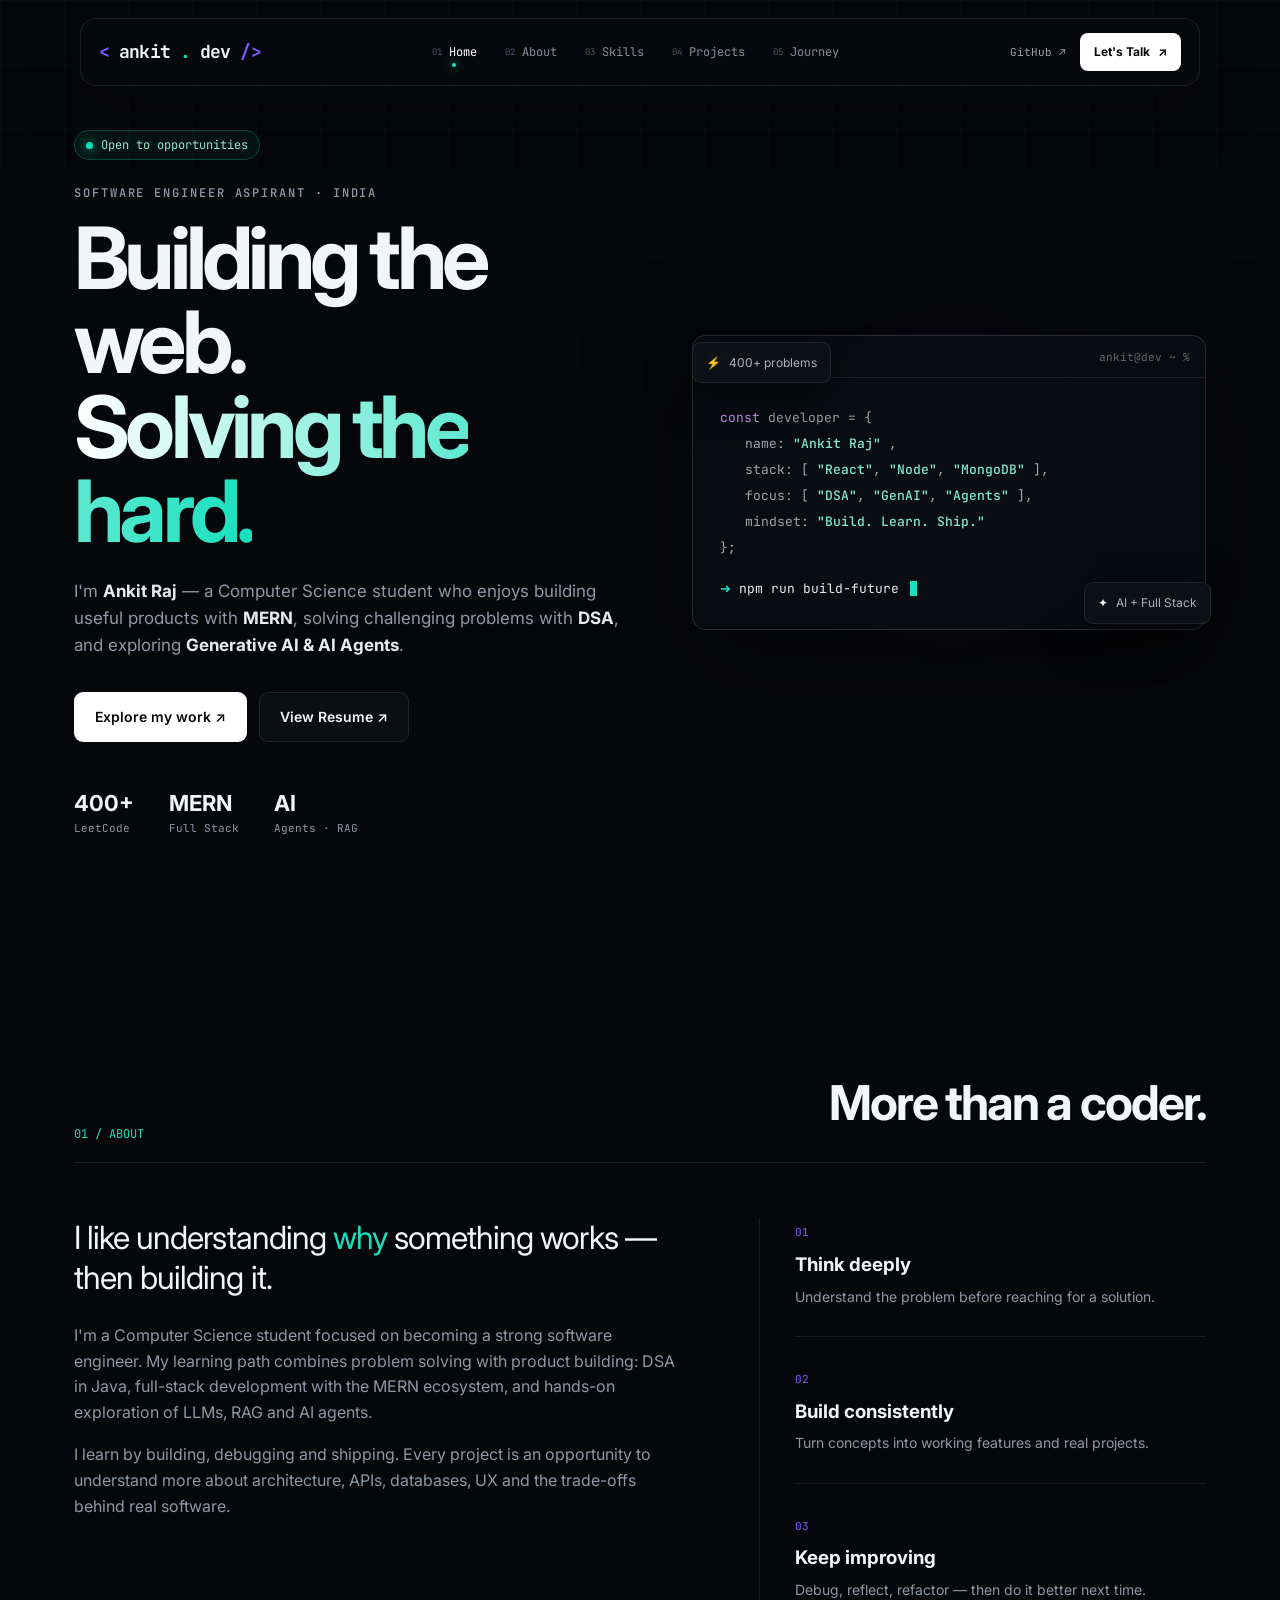
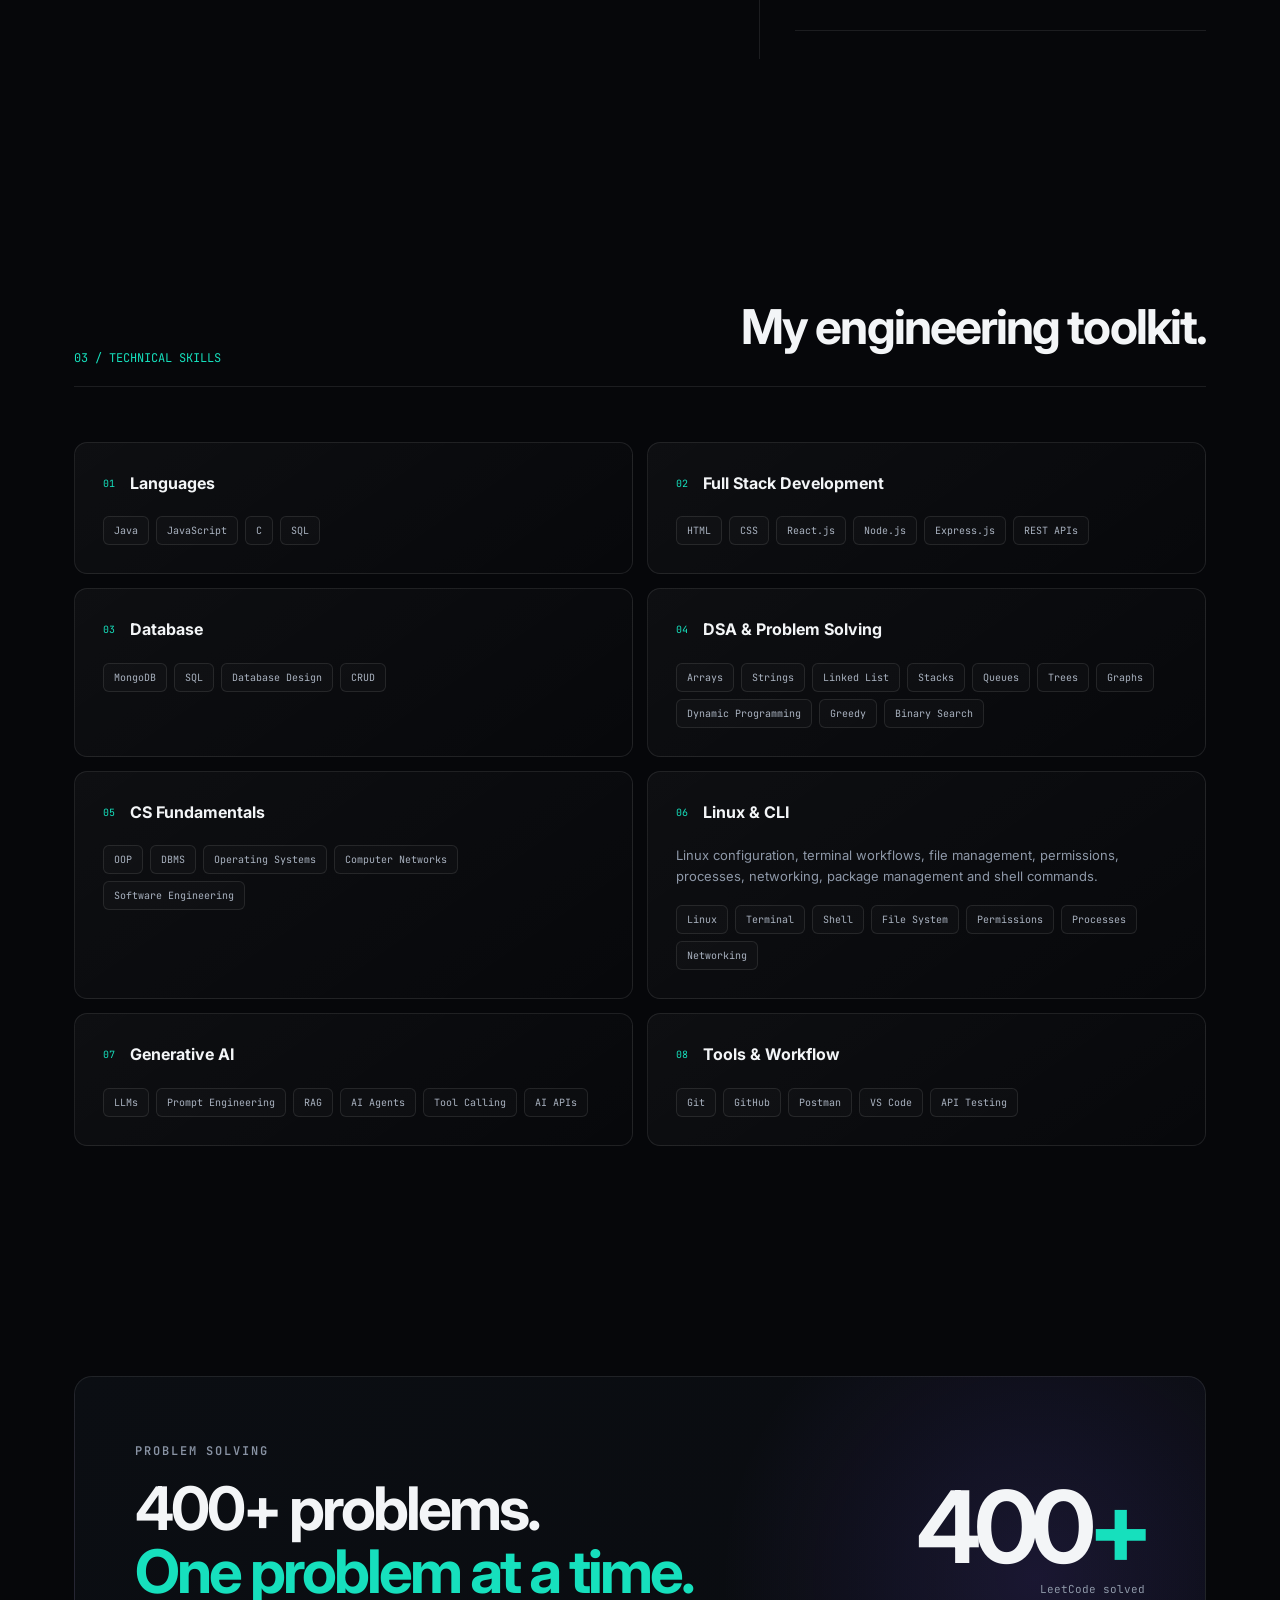
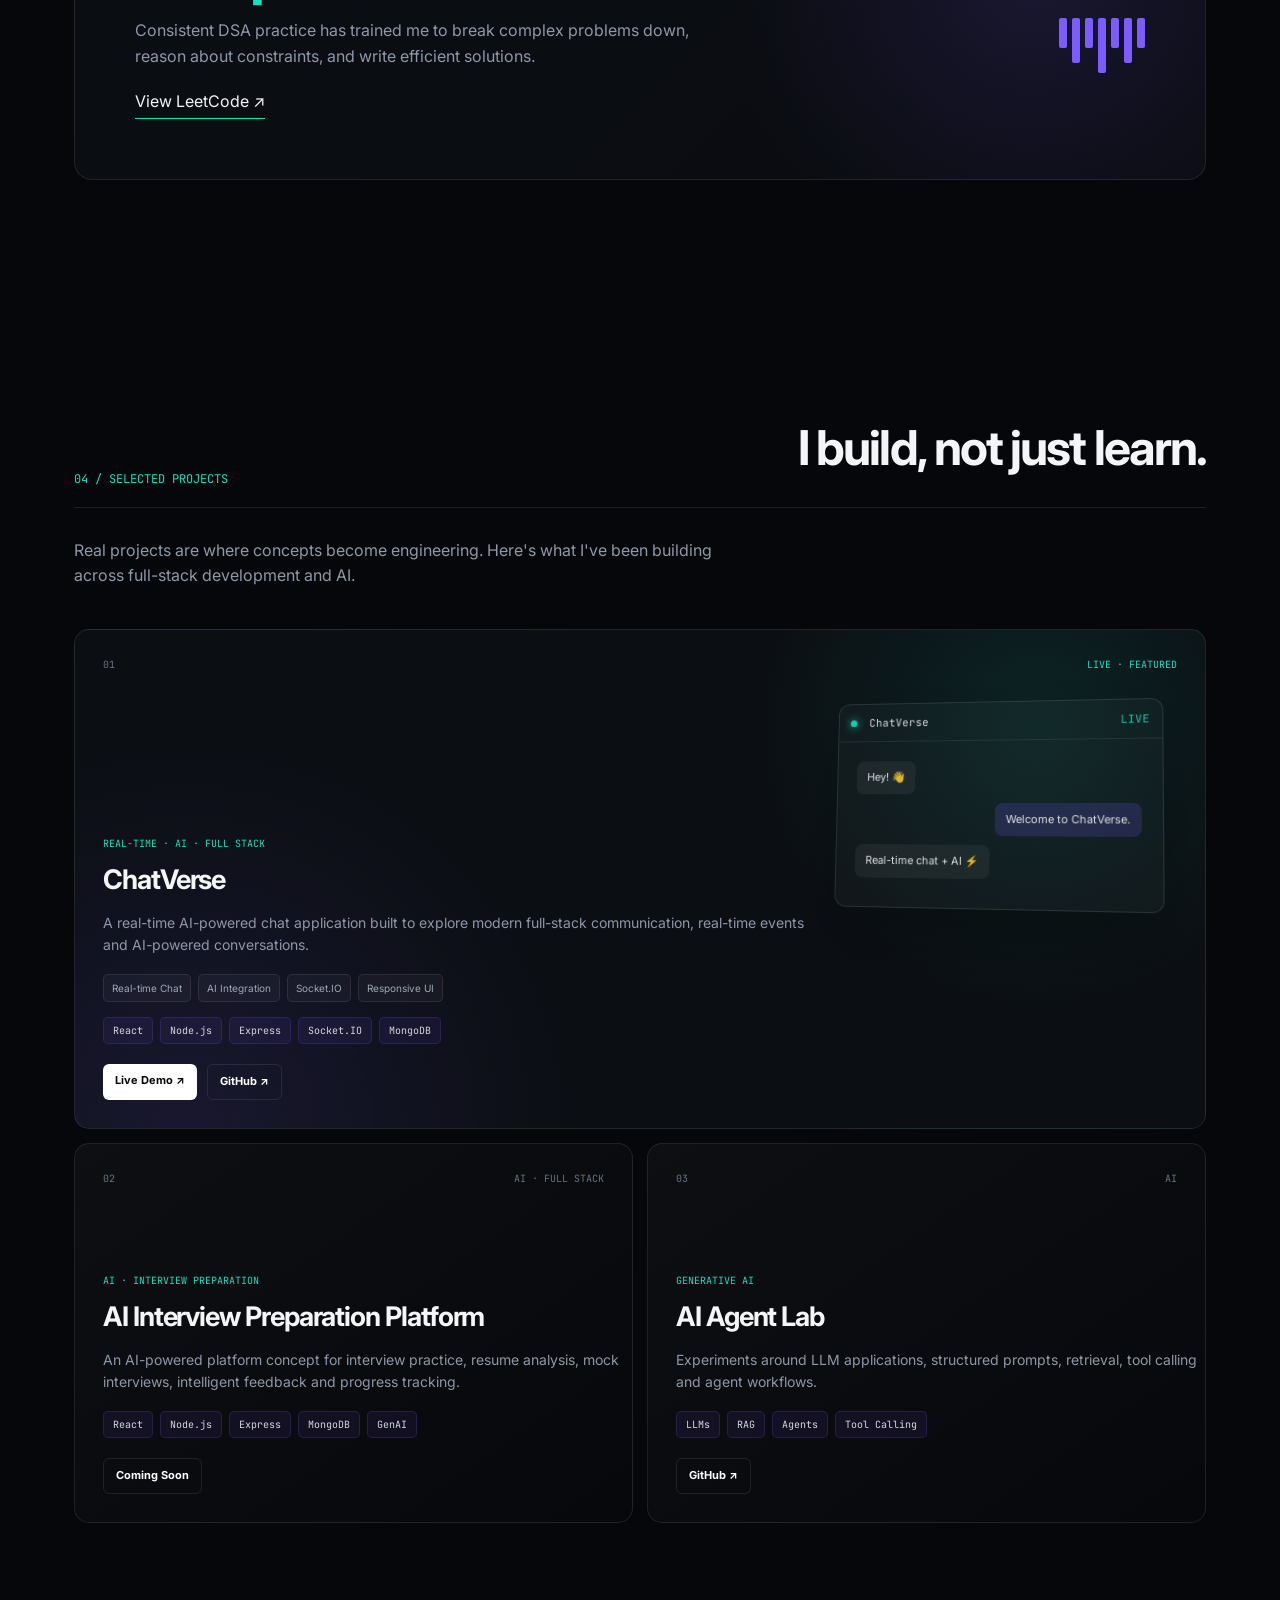
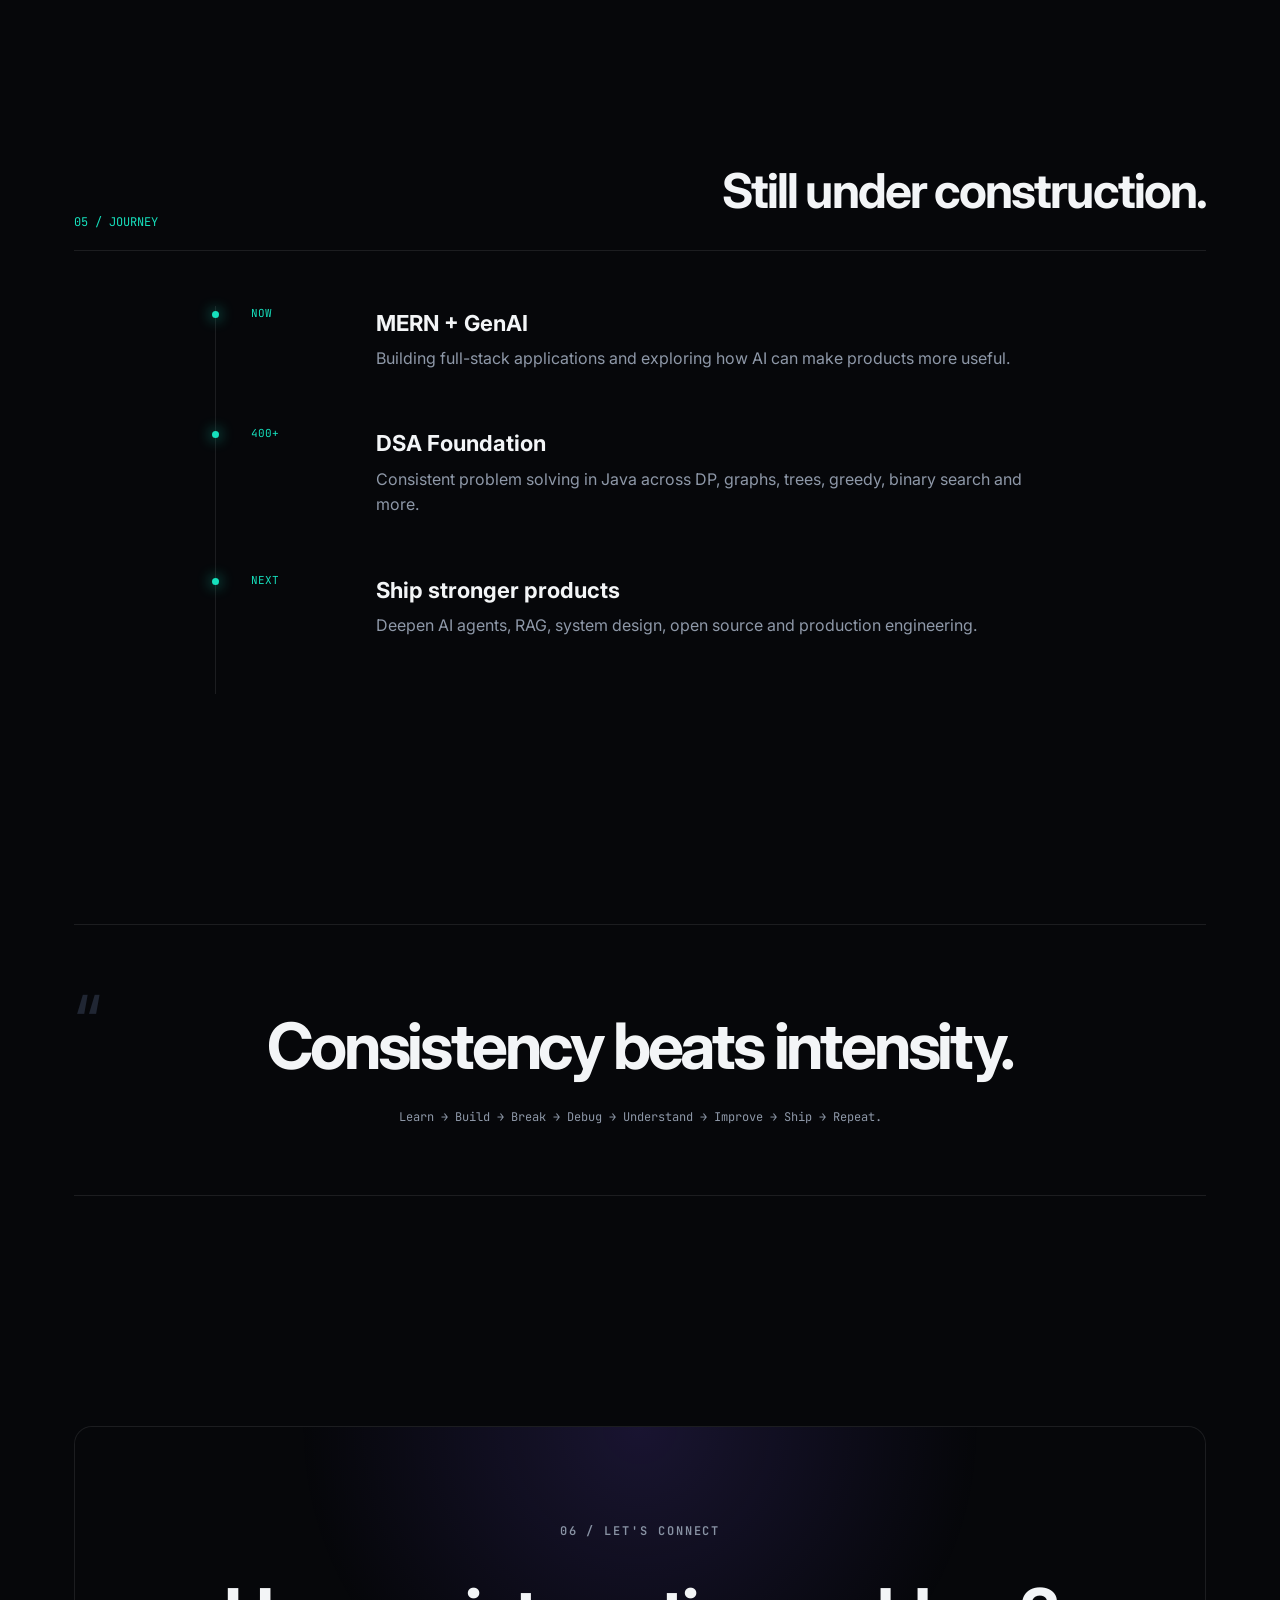
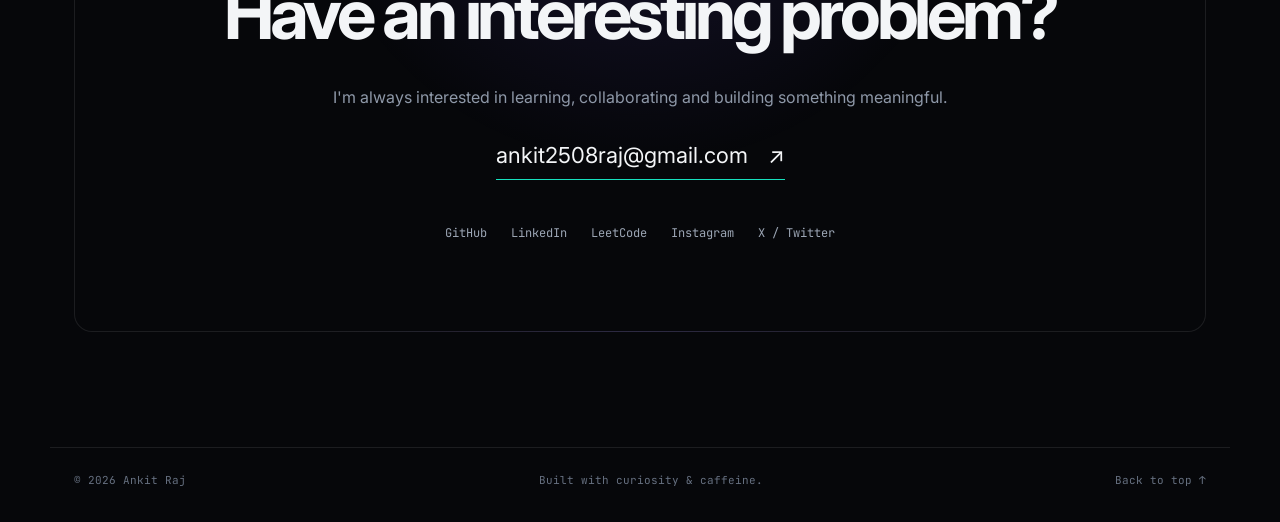
<file: index.html>
<!DOCTYPE html>
<html lang="en">

<head>

  <meta charset="UTF-8">

  <meta
    name="viewport"
    content="width=device-width, initial-scale=1.0"
  >

  <meta
    name="description"
    content="Ankit Raj — Software Engineer Aspirant, MERN Full-Stack Developer, DSA Problem Solver and Generative AI Explorer."
  >

  <meta
    name="author"
    content="Ankit Raj"
  >

  <title>
    Ankit Raj | Software Engineer • Full Stack • AI
  </title>


  <!-- Fonts -->

  <link rel="preconnect" href="https://fonts.googleapis.com">

  <link
    rel="preconnect"
    href="https://fonts.gstatic.com"
    crossorigin
  >

  <link
    href="https://fonts.googleapis.com/css2?family=Inter:wght@400;500;600;700;800&family=JetBrains+Mono:wght@400;500;600&display=swap"
    rel="stylesheet"
  >


  <!-- CSS -->

  <link
    rel="stylesheet"
    href="style.css"
  >

</head>


<body>


  <!-- Background -->

  <div class="noise"></div>

  <div class="grid-bg"></div>



  <!-- =====================================================
       NAVBAR
  ====================================================== -->

  <header class="navbar">

    <div class="nav-inner">


      <!-- Logo -->

      <a
        href="#home"
        class="logo"
      >

        <span>&lt;</span>

        ankit

        <b>.</b>

        dev

        <span>/&gt;</span>

      </a>



      <!-- Navigation -->

      <nav class="nav-links">

        <a
          href="#home"
          class="nav-link active"
        >
          <span>01</span>
          Home
        </a>


        <a
          href="#about"
          class="nav-link"
        >
          <span>02</span>
          About
        </a>


        <a
          href="#skills"
          class="nav-link"
        >
          <span>03</span>
          Skills
        </a>


        <a
          href="#projects"
          class="nav-link"
        >
          <span>04</span>
          Projects
        </a>


        <a
          href="#journey"
          class="nav-link"
        >
          <span>05</span>
          Journey
        </a>

      </nav>



      <!-- Right -->

      <div class="nav-right">


        <a
          href="https://github.com/Ankit7486"
          target="_blank"
          rel="noreferrer"
          class="nav-social"
        >
          GitHub ↗
        </a>


        <a
          href="#contact"
          class="resume-btn"
        >
          Let's Talk
          <span>↗</span>
        </a>


      </div>



      <!-- Mobile -->

      <button
        class="mobile-menu"
        aria-label="Open menu"
      >

        <span></span>
        <span></span>
        <span></span>

      </button>


    </div>

  </header>



  <!-- =====================================================
       MAIN
  ====================================================== -->

  <main>


    <!-- =================================================
         HERO
    ================================================== -->

    <section
      id="home"
      class="hero section"
    >


      <div class="hero-copy reveal">


        <div class="status">

          <i></i>

          Open to opportunities

        </div>


        <p class="eyebrow">

          SOFTWARE ENGINEER ASPIRANT · INDIA

        </p>


        <h1>

          Building the web.

          <br>

          <span>
            Solving the hard.
          </span>

        </h1>


        <p class="hero-text">

          I'm <strong>Ankit Raj</strong> — a Computer Science
          student who enjoys building useful products with
          <strong>MERN</strong>, solving challenging problems
          with <strong>DSA</strong>, and exploring
          <strong>Generative AI & AI Agents</strong>.

        </p>



        <div class="hero-actions">


          <a
            href="#projects"
            class="btn primary"
          >

            Explore my work

            <span>↗</span>

          </a>


           <a
    href="assets/Ankit-Raj-Resume.pdf"
    target="_blank"
    class="btn ghost"
  >
    View Resume
    <span>↗</span>
  </a>


        </div>



        <div class="quick-stats">


          <div>

            <b>400+</b>

            <small>
              LeetCode
            </small>

          </div>


          <div>

            <b>MERN</b>

            <small>
              Full Stack
            </small>

          </div>


          <div>

            <b>AI</b>

            <small>
              Agents · RAG
            </small>

          </div>


        </div>


      </div>



      <!-- Terminal -->

      <div class="hero-visual reveal">


        <div class="orb"></div>


        <div class="terminal">


          <div class="terminal-bar">

            <span></span>
            <span></span>
            <span></span>

            <label>
              ankit@dev ~ %
            </label>

          </div>



          <div class="terminal-body">


            <p>
              <em>const</em> developer = {
            </p>


            <p class="indent">

              name:

              <strong>
                "Ankit Raj"
              </strong>,

            </p>


            <p class="indent">

              stack:

              [

              <strong>"React"</strong>,

              <strong>"Node"</strong>,

              <strong>"MongoDB"</strong>

              ],

            </p>


            <p class="indent">

              focus:

              [

              <strong>"DSA"</strong>,

              <strong>"GenAI"</strong>,

              <strong>"Agents"</strong>

              ],

            </p>


            <p class="indent">

              mindset:

              <strong>
                "Build. Learn. Ship."
              </strong>

            </p>


            <p>
              };
            </p>


            <p class="cursor-line">

              <span>➜</span>

              npm run build-future

              <span class="cursor"></span>

            </p>


          </div>


        </div>



        <div class="floating-card fc-one">

          ⚡

          <span>
            400+ problems
          </span>

        </div>


        <div class="floating-card fc-two">

          ✦

          <span>
            AI + Full Stack
          </span>

        </div>


      </div>


    </section>



    <!-- =================================================
         ABOUT
    ================================================== -->

    <section
      id="about"
      class="section about"
    >


      <div class="section-head reveal">

        <span>
          01 / ABOUT
        </span>

        <h2>
          More than a coder.
        </h2>

      </div>



      <div class="about-grid">


        <div class="about-main reveal">


          <p class="big-copy">

            I like understanding
            <span>why</span>
            something works —
            then building it.

          </p>


          <p>

            I'm a Computer Science student focused on becoming
            a strong software engineer. My learning path combines
            problem solving with product building: DSA in Java,
            full-stack development with the MERN ecosystem, and
            hands-on exploration of LLMs, RAG and AI agents.

          </p>


          <p>

            I learn by building, debugging and shipping.
            Every project is an opportunity to understand more
            about architecture, APIs, databases, UX and the
            trade-offs behind real software.

          </p>


        </div>



        <div class="principles reveal">


          <div>

            <span>01</span>

            <h3>
              Think deeply
            </h3>

            <p>
              Understand the problem before reaching
              for a solution.
            </p>

          </div>


          <div>

            <span>02</span>

            <h3>
              Build consistently
            </h3>

            <p>
              Turn concepts into working features
              and real projects.
            </p>

          </div>


          <div>

            <span>03</span>

            <h3>
              Keep improving
            </h3>

            <p>
              Debug, reflect, refactor — then do it
              better next time.
            </p>

          </div>


        </div>


      </div>


    </section>



    <!-- =================================================
         SKILLS
    ================================================== -->

    <section
      id="skills"
      class="section"
    >


      <div class="section-head reveal">

        <span>
          03 / TECHNICAL SKILLS
        </span>

        <h2>
          My engineering toolkit.
        </h2>

      </div>



      <div class="skills-container">


        <!-- Languages -->

        <article class="skill-category reveal">

          <div class="skill-category-head">

            <span class="skill-number">
              01
            </span>

            <h3>
              Languages
            </h3>

          </div>


          <div class="skill-tags">

            <span>Java</span>
            <span>JavaScript</span>
            <span>C</span>
            <span>SQL</span>

          </div>

        </article>



        <!-- Full Stack -->

        <article class="skill-category reveal">

          <div class="skill-category-head">

            <span class="skill-number">
              02
            </span>

            <h3>
              Full Stack Development
            </h3>

          </div>


          <div class="skill-tags">

            <span>HTML</span>
            <span>CSS</span>
            <span>React.js</span>
            <span>Node.js</span>
            <span>Express.js</span>
            <span>REST APIs</span>

          </div>

        </article>



        <!-- Database -->

        <article class="skill-category reveal">

          <div class="skill-category-head">

            <span class="skill-number">
              03
            </span>

            <h3>
              Database
            </h3>

          </div>


          <div class="skill-tags">

            <span>MongoDB</span>
            <span>SQL</span>
            <span>Database Design</span>
            <span>CRUD</span>

          </div>

        </article>



        <!-- DSA -->

        <article class="skill-category reveal">

          <div class="skill-category-head">

            <span class="skill-number">
              04
            </span>

            <h3>
              DSA & Problem Solving
            </h3>

          </div>


          <div class="skill-tags">

            <span>Arrays</span>
            <span>Strings</span>
            <span>Linked List</span>
            <span>Stacks</span>
            <span>Queues</span>
            <span>Trees</span>
            <span>Graphs</span>
            <span>Dynamic Programming</span>
            <span>Greedy</span>
            <span>Binary Search</span>

          </div>

        </article>



        <!-- CS -->

        <article class="skill-category reveal">

          <div class="skill-category-head">

            <span class="skill-number">
              05
            </span>

            <h3>
              CS Fundamentals
            </h3>

          </div>


          <div class="skill-tags">

            <span>OOP</span>
            <span>DBMS</span>
            <span>Operating Systems</span>
            <span>Computer Networks</span>
            <span>Software Engineering</span>

          </div>

        </article>



        <!-- Linux -->

        <article class="skill-category reveal">

          <div class="skill-category-head">

            <span class="skill-number">
              06
            </span>

            <h3>
              Linux & CLI
            </h3>

          </div>


          <p class="skill-description">

            Linux configuration, terminal workflows,
            file management, permissions, processes,
            networking, package management and shell commands.

          </p>


          <div class="skill-tags">

            <span>Linux</span>
            <span>Terminal</span>
            <span>Shell</span>
            <span>File System</span>
            <span>Permissions</span>
            <span>Processes</span>
            <span>Networking</span>

          </div>

        </article>



        <!-- AI -->

        <article class="skill-category reveal">

          <div class="skill-category-head">

            <span class="skill-number">
              07
            </span>

            <h3>
              Generative AI
            </h3>

          </div>


          <div class="skill-tags">

            <span>LLMs</span>
            <span>Prompt Engineering</span>
            <span>RAG</span>
            <span>AI Agents</span>
            <span>Tool Calling</span>
            <span>AI APIs</span>

          </div>

        </article>



        <!-- Tools -->

        <article class="skill-category reveal">

          <div class="skill-category-head">

            <span class="skill-number">
              08
            </span>

            <h3>
              Tools & Workflow
            </h3>

          </div>


          <div class="skill-tags">

            <span>Git</span>
            <span>GitHub</span>
            <span>Postman</span>
            <span>VS Code</span>
            <span>API Testing</span>

          </div>

        </article>


      </div>


    </section>



    <!-- =================================================
         DSA
    ================================================== -->

    <section class="section dsa">


      <div class="dsa-panel reveal">


        <div>

          <span class="eyebrow">
            PROBLEM SOLVING
          </span>


          <h2>

            400+ problems.

            <br>

            <span>
              One problem at a time.
            </span>

          </h2>


          <p>

            Consistent DSA practice has trained me to break
            complex problems down, reason about constraints,
            and write efficient solutions.

          </p>


          <a
            href="https://leetcode.com/"
            target="_blank"
            rel="noreferrer"
            class="text-link"
          >
            View LeetCode ↗
          </a>


        </div>


        <div class="leetcode-number">

          <strong>
            400<span>+</span>
          </strong>

          <small>
            LeetCode solved
          </small>


          <div class="mini-bars">

            <i></i>
            <i></i>
            <i></i>
            <i></i>
            <i></i>
            <i></i>
            <i></i>

          </div>


        </div>


      </div>


    </section>



    <!-- =================================================
         PROJECTS
    ================================================== -->

    <section
      id="projects"
      class="section"
    >


      <div class="section-head reveal">

        <span>
          04 / SELECTED PROJECTS
        </span>

        <h2>
          I build, not just learn.
        </h2>

      </div>



      <p class="section-intro reveal">

        Real projects are where concepts become engineering.
        Here's what I've been building across full-stack
        development and AI.

      </p>



      <div class="projects-grid">


        <!-- =================================================
             CHATVERSE
        ================================================== -->

        <article class="project-card featured reveal">


          <div class="project-meta">

            <span>
              01
            </span>

            <span class="project-status">
              LIVE · FEATURED
            </span>

          </div>



          <div class="project-visual">

            <div class="chat-window">

              <div class="chat-top">

                <span class="online-dot"></span>

                ChatVerse

                <span class="live-label">
                  LIVE
                </span>

              </div>


              <div class="chat-messages">

                <div class="message received">
                  Hey! 👋
                </div>

                <div class="message sent">
                  Welcome to ChatVerse.
                </div>

                <div class="message received">
                  Real-time chat + AI ⚡
                </div>

              </div>

            </div>

          </div>



          <div class="project-info">


            <p class="project-type">
              REAL-TIME · AI · FULL STACK
            </p>


            <h3>
              ChatVerse
            </h3>


            <p class="project-description">

              A real-time AI-powered chat application built
              to explore modern full-stack communication,
              real-time events and AI-powered conversations.

            </p>


            <div class="project-features">

              <span>
                Real-time Chat
              </span>

              <span>
                AI Integration
              </span>

              <span>
                Socket.IO
              </span>

              <span>
                Responsive UI
              </span>

            </div>


            <div class="project-stack">

              <span>React</span>
              <span>Node.js</span>
              <span>Express</span>
              <span>Socket.IO</span>
              <span>MongoDB</span>

            </div>


            <div class="project-links">


              <a
                href="https://chat-verse-eta.vercel.app/"
                target="_blank"
                rel="noreferrer"
                class="project-link"
              >
                Live Demo ↗
              </a>


              <a
                href="https://github.com/Ankit7486/ChatVerse"
                target="_blank"
                rel="noreferrer"
                class="project-link secondary"
              >
                GitHub ↗
              </a>


            </div>


          </div>


        </article>



        <!-- =================================================
             AI INTERVIEW PLATFORM
        ================================================== -->

        <article class="project-card reveal">


          <div class="project-meta">

            <span>
              02
            </span>

            <span>
              AI · FULL STACK
            </span>

          </div>


          <div class="project-info">


            <p class="project-type">
              AI · INTERVIEW PREPARATION
            </p>


            <h3>
              AI Interview Preparation Platform
            </h3>


            <p class="project-description">

              An AI-powered platform concept for interview
              practice, resume analysis, mock interviews,
              intelligent feedback and progress tracking.

            </p>


            <div class="project-stack">

              <span>React</span>
              <span>Node.js</span>
              <span>Express</span>
              <span>MongoDB</span>
              <span>GenAI</span>

            </div>


            <div class="project-links">

              <a
                href="#"
                class="project-link secondary"
              >
                Coming Soon
              </a>

            </div>


          </div>


        </article>



        <!-- =================================================
             AI AGENT LAB
        ================================================== -->

        <article class="project-card reveal">


          <div class="project-meta">

            <span>
              03
            </span>

            <span>
              AI
            </span>

          </div>


          <div class="project-info">


            <p class="project-type">
              GENERATIVE AI
            </p>


            <h3>
              AI Agent Lab
            </h3>


            <p class="project-description">

              Experiments around LLM applications,
              structured prompts, retrieval, tool calling
              and agent workflows.

            </p>


            <div class="project-stack">

              <span>LLMs</span>
              <span>RAG</span>
              <span>Agents</span>
              <span>Tool Calling</span>

            </div>


            <div class="project-links">

              <a
                href="https://github.com/Ankit7486"
                target="_blank"
                rel="noreferrer"
                class="project-link secondary"
              >
                GitHub ↗
              </a>

            </div>


          </div>


        </article>


      </div>


    </section>



    <!-- =================================================
         JOURNEY
    ================================================== -->

    <section
      id="journey"
      class="section journey"
    >


      <div class="section-head reveal">

        <span>
          05 / JOURNEY
        </span>

        <h2>
          Still under construction.
        </h2>

      </div>



      <div class="timeline">


        <div class="timeline-item reveal">

          <span>
            NOW
          </span>


          <div>

            <h3>
              MERN + GenAI
            </h3>

            <p>

              Building full-stack applications and exploring
              how AI can make products more useful.

            </p>

          </div>

        </div>



        <div class="timeline-item reveal">

          <span>
            400+
          </span>


          <div>

            <h3>
              DSA Foundation
            </h3>

            <p>

              Consistent problem solving in Java across
              DP, graphs, trees, greedy, binary search
              and more.

            </p>

          </div>

        </div>



        <div class="timeline-item reveal">

          <span>
            NEXT
          </span>


          <div>

            <h3>
              Ship stronger products
            </h3>

            <p>

              Deepen AI agents, RAG, system design,
              open source and production engineering.

            </p>

          </div>

        </div>


      </div>


    </section>



    <!-- =================================================
         PHILOSOPHY
    ================================================== -->

    <section class="section philosophy">


      <div class="quote reveal">


        <span class="quote-mark">
          “
        </span>


        <h2>
          Consistency beats intensity.
        </h2>


        <p>

          Learn → Build → Break → Debug →
          Understand → Improve → Ship → Repeat.

        </p>


      </div>


    </section>



    <!-- =================================================
         CONTACT
    ================================================== -->

    <section
      id="contact"
      class="section contact"
    >


      <div class="contact-box reveal">


        <span class="eyebrow">
          06 / LET'S CONNECT
        </span>


        <h2>
          Have an interesting problem?
        </h2>


        <p>

          I'm always interested in learning,
          collaborating and building something meaningful.

        </p>


        <a
          href="mailto:ankit2508raj@gmail.com"
          class="mail"
        >

          ankit2508raj@gmail.com

          <span>
            ↗
          </span>

        </a>



        <div class="socials">


          <a
            href="https://github.com/Ankit7486"
            target="_blank"
            rel="noreferrer"
          >
            GitHub
          </a>


          <a
            href="https://www.linkedin.com/in/ankit-raj2508/"
            target="_blank"
            rel="noreferrer"
          >
            LinkedIn
          </a>


          <a
            href="https://leetcode.com/u/Ankit7486/"
            target="_blank"
            rel="noreferrer"
          >
            LeetCode
          </a>


          <a
            href="https://www.instagram.com/ankit.jha1911/"
            target="_blank"
            rel="noreferrer"
          >
            Instagram
          </a>


          <a
            href="https://twitter.com/AnkitRaj2508"
            target="_blank"
            rel="noreferrer"
          >
            X / Twitter
          </a>


        </div>


      </div>


    </section>


  </main>



  <!-- =====================================================
       FOOTER
  ====================================================== -->

  <footer>


    <span>
      © 2026 Ankit Raj
    </span>


    <span>
      Built with curiosity & caffeine.
    </span>


    <a href="#home">
      Back to top ↑
    </a>


  </footer>



  <!-- JS -->

  <script src="script.js"></script>


</body>

</html>
</file>
<file: style.css>
:root {

  --bg: #06070a;

  --panel: #0c0f14;

  --panel2: #10141b;

  --text: #f3f5f7;

  --muted: #8e98a8;

  --line: rgba(255,255,255,.09);

  --accent: #7c5cff;

  --accent2: #16e0bd;

  --max: 1180px;

}


* {

  box-sizing: border-box;

  margin: 0;

  padding: 0;

}


html {

  scroll-behavior: smooth;

}


body {

  background: var(--bg);

  color: var(--text);

  font-family: Inter, sans-serif;

  line-height: 1.6;

  overflow-x: hidden;

}


a {

  color: inherit;

  text-decoration: none;

}


button {

  font-family: inherit;

}


/* =====================================================
   BACKGROUND
===================================================== */

.noise {

  position: fixed;

  inset: 0;

  pointer-events: none;

  opacity: .035;

  z-index: 10;

}


.grid-bg {

  position: fixed;

  inset: 0;

  pointer-events: none;

  z-index: -1;

  background-image:

    linear-gradient(
      rgba(255,255,255,.025) 1px,
      transparent 1px
    ),

    linear-gradient(
      90deg,
      rgba(255,255,255,.025) 1px,
      transparent 1px
    );

  background-size: 64px 64px;

  mask-image:
    linear-gradient(
      to bottom,
      #000,
      transparent 75%
    );

}



/* =====================================================
   NAVBAR
===================================================== */

.navbar {

  position: fixed;

  top: 18px;

  left: 50%;

  transform: translateX(-50%);

  width: min(
    1120px,
    calc(100% - 32px)
  );

  z-index: 1000;

  background:
    rgba(8,10,14,.72);

  backdrop-filter:
    blur(22px);

  -webkit-backdrop-filter:
    blur(22px);

  border:
    1px solid
    rgba(255,255,255,.09);

  border-radius: 16px;

  box-shadow:

    0 20px 60px
    rgba(0,0,0,.35),

    inset 0 1px
    rgba(255,255,255,.04);

  transition: .3s ease;

}


.navbar:hover {

  border-color:
    rgba(124,92,255,.3);

}


.nav-inner {

  height: 66px;

  padding: 0 18px;

  display: flex;

  align-items: center;

  justify-content: space-between;

}


/* LOGO */

.logo {

  font-family:
    "JetBrains Mono",
    monospace;

  font-size: 18px;

  font-weight: 700;

  letter-spacing: -.05em;

}


.logo span {

  color: var(--accent);

}


.logo b {

  color: var(--accent2);

}


/* NAV LINKS */

.nav-links {

  display: flex;

  gap: 4px;

}


.nav-link {

  position: relative;

  display: flex;

  align-items: center;

  gap: 7px;

  padding: 9px 12px;

  border-radius: 8px;

  color: #858e9e;

  font: 12px
    "JetBrains Mono",
    monospace;

  transition: .25s ease;

}


.nav-link span {

  font-size: 9px;

  color: #4d5665;

}


.nav-link:hover {

  color: white;

  background:
    rgba(255,255,255,.05);

}


.nav-link.active {

  color: white;

}


.nav-link.active::after {

  content: "";

  position: absolute;

  bottom: 2px;

  left: 50%;

  transform:
    translateX(-50%);

  width: 4px;

  height: 4px;

  border-radius: 50%;

  background: var(--accent2);

  box-shadow:
    0 0 10px
    var(--accent2);

}


/* RIGHT */

.nav-right {

  display: flex;

  align-items: center;

  gap: 14px;

}


.nav-social {

  color: #9aa3b2;

  font:
    11px
    "JetBrains Mono";

  transition: .2s;

}


.nav-social:hover {

  color: white;

}


.resume-btn {

  display: flex;

  align-items: center;

  gap: 8px;

  padding: 9px 14px;

  background: white;

  color: #06070a;

  border-radius: 8px;

  font-size: 12px;

  font-weight: 700;

  transition: .25s;

}


.resume-btn:hover {

  transform:
    translateY(-2px);

  box-shadow:
    0 8px 25px
    rgba(255,255,255,.12);

}


/* MOBILE */

.mobile-menu {

  display: none;

  width: 38px;

  height: 38px;

  border:
    1px solid
    rgba(255,255,255,.1);

  background:
    rgba(255,255,255,.03);

  border-radius: 8px;

  align-items: center;

  justify-content: center;

  flex-direction: column;

  gap: 5px;

}


.mobile-menu span {

  width: 17px;

  height: 1px;

  background: white;

}



/* =====================================================
   GENERAL
===================================================== */

.section {

  max-width: var(--max);

  margin: auto;

  padding: 115px 24px;

}


.section-head {

  display: flex;

  align-items: end;

  justify-content: space-between;

  border-bottom:
    1px solid var(--line);

  padding-bottom: 20px;

  margin-bottom: 55px;

}


.section-head > span {

  color: var(--accent2);

  font:
    12px
    "JetBrains Mono";

}


.section-head h2 {

  font-size:
    clamp(30px,4vw,48px);

  letter-spacing:
    -.04em;

}


.eyebrow {

  color: #8993a4;

  font:
    600 12px
    "JetBrains Mono";

  letter-spacing:
    .16em;

}



/* =====================================================
   HERO
===================================================== */

.hero {

  min-height:
    calc(100vh - 76px);

  display: grid;

  grid-template-columns:
    1.05fr .95fr;

  align-items: center;

  gap: 50px;

  padding-top: 130px;

}


.status {

  display: inline-flex;

  align-items: center;

  gap: 8px;

  border:
    1px solid
    rgba(22,224,189,.25);

  color: #9debdc;

  background:
    rgba(22,224,189,.06);

  padding: 6px 11px;

  border-radius: 999px;

  font:
    12px
    "JetBrains Mono";

  margin-bottom: 25px;

}


.status i {

  width: 7px;

  height: 7px;

  border-radius: 50%;

  background:
    var(--accent2);

  box-shadow:
    0 0 12px
    var(--accent2);

}


.hero h1 {

  font-size:
    clamp(48px,7vw,86px);

  line-height: .98;

  letter-spacing:
    -.055em;

  margin:
    15px 0 25px;

}


.hero h1 span {

  background:
    linear-gradient(
      90deg,
      #fff,
      var(--accent2)
    );

  -webkit-background-clip:
    text;

  background-clip:
    text;

  color: transparent;

}


.hero-text {

  max-width: 650px;

  color: var(--muted);

  font-size: 17px;

}


.hero-text strong {

  color: #e8ecf1;

}


.hero-actions {

  display: flex;

  gap: 12px;

  margin: 32px 0;

}


.btn {

  padding:
    13px 20px;

  border-radius: 9px;

  font-weight: 600;

  font-size: 14px;

  border:
    1px solid
    var(--line);

  transition: .2s;

}


.btn.primary {

  background: white;

  color: #06070a;

}


.btn.ghost {

  background:
    rgba(255,255,255,.03);

}


.btn:hover {

  transform:
    translateY(-2px);

}


.quick-stats {

  display: flex;

  gap: 35px;

  margin-top: 44px;

}


.quick-stats div {

  display: flex;

  flex-direction: column;

}


.quick-stats b {

  font-size: 22px;

}


.quick-stats small {

  font:
    11px
    "JetBrains Mono";

  color: var(--muted);

}



/* =====================================================
   TERMINAL
===================================================== */

.hero-visual {

  position: relative;

  min-height: 470px;

  display: grid;

  place-items: center;

}


.orb {

  position: absolute;

  width: 390px;

  height: 390px;

  border-radius: 50%;

  background:
    radial-gradient(
      circle,
      rgba(124,92,255,.2),
      transparent 65%
    );

}


.terminal {

  position: relative;

  width:
    min(100%,520px);

  background:
    rgba(10,13,18,.88);

  border:
    1px solid
    rgba(255,255,255,.13);

  border-radius: 14px;

  box-shadow:
    0 30px 100px
    rgba(0,0,0,.55);

  backdrop-filter:
    blur(15px);

  overflow: hidden;

}


.terminal-bar {

  height: 42px;

  border-bottom:
    1px solid
    var(--line);

  display: flex;

  align-items: center;

  gap: 7px;

  padding: 0 15px;

}


.terminal-bar > span {

  width: 9px;

  height: 9px;

  border-radius: 50%;

  background: #4b5260;

}


.terminal-bar label {

  margin-left: auto;

  color: #5e6877;

  font:
    11px
    "JetBrains Mono";

}


.terminal-body {

  padding: 27px;

  font:
    13px/2
    "JetBrains Mono";

  color: #9ba6b5;

}


.terminal-body em {

  color: #c792ea;

  font-style: normal;

}


.terminal-body strong {

  color: #82e9d2;

  font-weight: 500;

}


.terminal-body .indent {

  padding-left: 25px;

}


.cursor-line {

  margin-top: 15px;

  color: #e9edf2;

}


.cursor-line span:first-child {

  color: var(--accent2);

}


.cursor {

  display: inline-block;

  width: 7px;

  height: 15px;

  background:
    var(--accent2);

  vertical-align: -3px;

  margin-left: 3px;

  animation:
    blink 1s infinite;

}


@keyframes blink {

  50% {
    opacity: 0;
  }

}


.floating-card {

  position: absolute;

  background:
    rgba(14,18,25,.88);

  border:
    1px solid
    var(--line);

  padding:
    10px 13px;

  border-radius: 9px;

  box-shadow:
    0 12px 40px
    #0008;

  font-size: 12px;

  backdrop-filter:
    blur(10px);

}


.floating-card span {

  color: #aab2bf;

  margin-left: 5px;

}


.fc-one {

  left: 0;

  top: 20%;

}


.fc-two {

  right: -5px;

  bottom: 20%;

}



/* =====================================================
   ABOUT
===================================================== */

.about-grid {

  display: grid;

  grid-template-columns:
    1.15fr .85fr;

  gap: 80px;

}


.big-copy {

  font-size: 32px;

  line-height: 1.25;

  letter-spacing: -.03em;

  margin-bottom: 25px;

}


.big-copy span {

  color: var(--accent2);

}


.about-main > p:not(.big-copy) {

  color: var(--muted);

  max-width: 680px;

  margin-bottom: 17px;

}


.principles {

  border-left:
    1px solid
    var(--line);

  padding-left: 35px;

}


.principles div {

  padding-bottom: 28px;

  margin-bottom: 28px;

  border-bottom:
    1px solid
    var(--line);

}


.principles span {

  font:
    11px
    "JetBrains Mono";

  color: var(--accent);

}


.principles h3 {

  margin: 6px 0;

}


.principles p {

  font-size: 14px;

  color: var(--muted);

}



/* =====================================================
   SKILLS
===================================================== */

.skills-container {

  display: grid;

  grid-template-columns:
    repeat(2,1fr);

  gap: 14px;

}


.skill-category {

  padding: 28px;

  border:
    1px solid
    var(--line);

  border-radius: 13px;

  background:
    linear-gradient(
      145deg,
      rgba(255,255,255,.035),
      rgba(255,255,255,.008)
    );

  transition: .25s;

}


.skill-category:hover {

  transform:
    translateY(-4px);

  border-color:
    rgba(124,92,255,.45);

}


.skill-category-head {

  display: flex;

  align-items: center;

  gap: 15px;

  margin-bottom: 20px;

}


.skill-number {

  font:
    10px
    "JetBrains Mono";

  color: var(--accent2);

}


.skill-category h3 {

  font-size: 16px;

}


.skill-tags {

  display: flex;

  flex-wrap: wrap;

  gap: 7px;

}


.skill-tags span {

  padding:
    7px 10px;

  border:
    1px solid
    var(--line);

  border-radius: 6px;

  color: #aab3c1;

  background:
    rgba(255,255,255,.018);

  font:
    10px
    "JetBrains Mono";

  transition: .2s;

}


.skill-tags span:hover {

  color: white;

  border-color:
    rgba(22,224,189,.4);

}


.skill-description {

  color: var(--muted);

  font-size: 13px;

  margin-bottom: 18px;

}



/* =====================================================
   DSA
===================================================== */

.dsa-panel {

  border:
    1px solid
    var(--line);

  border-radius: 18px;

  padding: 60px;

  display: flex;

  justify-content: space-between;

  align-items: center;

  background:

    radial-gradient(
      circle at 85% 50%,
      rgba(124,92,255,.14),
      transparent 32%
    ),

    linear-gradient(
      135deg,
      #0b0e13,
      #090b0f
    );

}


.dsa h2 {

  font-size:
    clamp(35px,5vw,60px);

  line-height: 1.05;

  letter-spacing: -.05em;

  margin: 15px 0;

}


.dsa h2 span {

  color: var(--accent2);

}


.dsa p {

  color: var(--muted);

  max-width: 600px;

}


.text-link {

  display: inline-block;

  margin-top: 20px;

  border-bottom:
    1px solid
    var(--accent2);

  padding-bottom: 3px;

}


.leetcode-number {

  text-align: right;

}


.leetcode-number strong {

  font-size: 100px;

  line-height: .9;

  letter-spacing: -.08em;

}


.leetcode-number strong span {

  color: var(--accent2);

}


.leetcode-number small {

  display: block;

  color: var(--muted);

  font:
    11px
    "JetBrains Mono";

  margin-top: 10px;

}


.mini-bars {

  display: flex;

  justify-content: flex-end;

  gap: 5px;

  margin-top: 22px;

}


.mini-bars i {

  display: block;

  width: 8px;

  height: 30px;

  background: var(--accent);

  border-radius: 2px;

}


.mini-bars i:nth-child(2),
.mini-bars i:nth-child(6) {

  height: 45px;

}


.mini-bars i:nth-child(4) {

  height: 55px;

}



/* =====================================================
   PROJECTS
===================================================== */

.section-intro {

  color: var(--muted);

  max-width: 680px;

  margin:
    -25px 0 40px;

}


.projects-grid {

  display: grid;

  grid-template-columns:
    repeat(2,1fr);

  gap: 14px;

}


.project-card {

  position: relative;

  min-height: 380px;

  padding: 28px;

  overflow: hidden;

  border:
    1px solid
    var(--line);

  border-radius: 15px;

  background:
    linear-gradient(
      145deg,
      rgba(255,255,255,.035),
      rgba(255,255,255,.008)
    );

  transition:
    transform .3s,
    border-color .3s;

}


.project-card:hover {

  transform:
    translateY(-6px);

  border-color:
    rgba(124,92,255,.45);

}


.project-card.featured {

  grid-column:
    span 2;

  min-height: 500px;

  background:

    radial-gradient(
      circle at 85% 20%,
      rgba(22,224,189,.10),
      transparent 28%
    ),

    radial-gradient(
      circle at 10% 100%,
      rgba(124,92,255,.12),
      transparent 35%
    ),

    #0b0e13;

}


.project-meta {

  display: flex;

  justify-content: space-between;

  color: #687384;

  font:
    10px
    "JetBrains Mono";

}


.project-status {

  color:
    var(--accent2);

}


/* Chat visual */

.project-visual {

  position: absolute;

  right: 45px;

  top: 70px;

  width: 330px;

  opacity: .9;

}


.chat-window {

  border:
    1px solid
    rgba(255,255,255,.12);

  background:
    rgba(255,255,255,.025);

  border-radius: 12px;

  overflow: hidden;

  transform:
    perspective(700px)
    rotateY(-8deg)
    rotateX(4deg);

  box-shadow:
    0 30px 70px
    rgba(0,0,0,.35);

}


.chat-top {

  padding: 12px;

  border-bottom:
    1px solid
    var(--line);

  font:
    11px
    "JetBrains Mono";

}


.online-dot {

  display: inline-block;

  width: 7px;

  height: 7px;

  border-radius: 50%;

  background:
    var(--accent2);

  box-shadow:
    0 0 10px
    var(--accent2);

  margin-right: 6px;

}


.live-label {

  float: right;

  color: var(--accent2);

}


.chat-messages {

  padding: 20px;

}


.message {

  padding:
    8px 11px;

  margin-bottom: 9px;

  border-radius: 8px;

  width: fit-content;

  font-size: 11px;

}


.received {

  background:
    rgba(255,255,255,.06);

}


.sent {

  margin-left: auto;

  background:
    rgba(124,92,255,.2);

}


.project-info {

  position: absolute;

  left: 28px;

  bottom: 28px;

  z-index: 2;

  max-width: 750px;

}


.featured .project-info {

  max-width: 720px;

}


.project-type {

  color: var(--accent2);

  font:
    10px
    "JetBrains Mono";

  margin-bottom: 8px;

}


.project-info h3 {

  font-size: 27px;

  letter-spacing: -.04em;

}


.project-description {

  color: var(--muted);

  font-size: 14px;

  margin:
    10px 0 18px;

}


.project-features {

  display: flex;

  flex-wrap: wrap;

  gap: 7px;

  margin-bottom: 15px;

}


.project-features span {

  padding:
    5px 8px;

  border:
    1px solid
    var(--line);

  border-radius: 5px;

  color: #9ea8b7;

  font-size: 10px;

  background:
    rgba(255,255,255,.035);

}


.project-stack {

  display: flex;

  flex-wrap: wrap;

  gap: 7px;

}


.project-stack span {

  padding:
    6px 9px;

  border:
    1px solid
    rgba(124,92,255,.18);

  border-radius: 5px;

  color: #d5d9e0;

  background:
    rgba(124,92,255,.08);

  font:
    10px
    "JetBrains Mono";

}


.project-links {

  display: flex;

  gap: 10px;

  margin-top: 20px;

}


.project-link {

  padding:
    8px 12px;

  border-radius: 6px;

  background: white;

  color: #06070a;

  font-size: 11px;

  font-weight: 700;

  transition: .2s;

}


.project-link.secondary {

  background: transparent;

  color: white;

  border:
    1px solid
    var(--line);

}


.project-link:hover {

  transform:
    translateY(-2px);

}



/* =====================================================
   JOURNEY
===================================================== */

.timeline {

  max-width: 850px;

  margin: auto;

  border-left:
    1px solid
    var(--line);

}


.timeline-item {

  display: grid;

  grid-template-columns:
    90px 1fr;

  gap: 35px;

  padding:
    0 0 55px 35px;

  position: relative;

}


.timeline-item:before {

  content: "";

  position: absolute;

  left: -4px;

  top: 5px;

  width: 7px;

  height: 7px;

  border-radius: 50%;

  background:
    var(--accent2);

  box-shadow:
    0 0 14px
    var(--accent2);

}


.timeline-item > span {

  color:
    var(--accent2);

  font:
    11px
    "JetBrains Mono";

}


.timeline-item h3 {

  font-size: 22px;

}


.timeline-item p {

  color: var(--muted);

  margin-top: 5px;

}



/* =====================================================
   PHILOSOPHY
===================================================== */

.quote {

  position: relative;

  padding:
    70px 0;

  text-align: center;

  border-top:
    1px solid
    var(--line);

  border-bottom:
    1px solid
    var(--line);

}


.quote-mark {

  position: absolute;

  left: 0;

  top: 35px;

  font-size: 80px;

  color: #202633;

}


.quote h2 {

  font-size:
    clamp(34px,5vw,64px);

  letter-spacing: -.05em;

}


.quote p {

  color: var(--muted);

  margin-top: 12px;

  font:
    12px
    "JetBrains Mono";

}



/* =====================================================
   CONTACT
===================================================== */

.contact-box {

  text-align: center;

  padding:
    90px 25px;

  border:
    1px solid
    var(--line);

  border-radius: 18px;

  background:

    radial-gradient(
      circle at 50% 0,
      rgba(124,92,255,.16),
      transparent 45%
    );

}


.contact-box h2 {

  font-size:
    clamp(38px,6vw,70px);

  letter-spacing: -.06em;

  margin: 15px 0;

}


.contact-box > p {

  color: var(--muted);

}


.mail {

  display: inline-flex;

  gap: 20px;

  align-items: center;

  font-size: 22px;

  margin-top: 28px;

  border-bottom:
    1px solid
    var(--accent2);

  padding-bottom: 6px;

}


.socials {

  display: flex;

  justify-content: center;

  flex-wrap: wrap;

  gap: 24px;

  margin-top: 45px;

  color: #9ca6b5;

  font:
    12px
    "JetBrains Mono";

}


.socials a:hover {

  color: white;

}



/* =====================================================
   FOOTER
===================================================== */

footer {

  max-width: var(--max);

  margin: auto;

  border-top:
    1px solid
    var(--line);

  padding:
    25px 24px 35px;

  display: flex;

  justify-content: space-between;

  color: #667080;

  font:
    11px
    "JetBrains Mono";

}



/* =====================================================
   ANIMATION
===================================================== */

.reveal {

  opacity: 0;

  transform:
    translateY(25px);

  transition:
    opacity .7s ease,
    transform .7s ease;

}


.reveal.visible {

  opacity: 1;

  transform: none;

}



/* =====================================================
   RESPONSIVE
===================================================== */

@media(max-width:900px) {

  .nav-links,
  .nav-right {

    display: none;

  }


  .mobile-menu {

    display: flex;

  }


  .hero {

    grid-template-columns: 1fr;

  }


  .about-grid {

    grid-template-columns: 1fr;

    gap: 45px;

  }


  .dsa-panel {

    display: block;

  }


  .leetcode-number {

    text-align: left;

    margin-top: 45px;

  }


  .mini-bars {

    justify-content: flex-start;

  }


  .project-visual {

    opacity: .25;

    right: 10px;

  }

}


@media(max-width:700px) {

  .section {

    padding:
      80px 20px;

  }


  .skills-container {

    grid-template-columns: 1fr;

  }


  .projects-grid {

    grid-template-columns: 1fr;

  }


  .project-card.featured {

    grid-column: auto;

  }


  .project-visual {

    display: none;

  }


  .hero h1 {

    font-size: 54px;

  }


  .dsa-panel {

    padding: 35px;

  }


  .mail {

    font-size: 16px;

  }


  footer {

    flex-direction: column;

    gap: 10px;

  }

}


@media(max-width:500px) {

  .hero {

    padding-top: 120px;

  }


  .hero-visual {

    min-height: 320px;

  }


  .terminal-body {

    font-size: 10px;

    padding: 18px;

  }


  .floating-card {

    display: none;

  }


  .quick-stats {

    gap: 20px;

  }


  .project-card {

    min-height: 400px;

  }


  .featured .project-info {

    max-width: 100%;

  }

}
</file>
